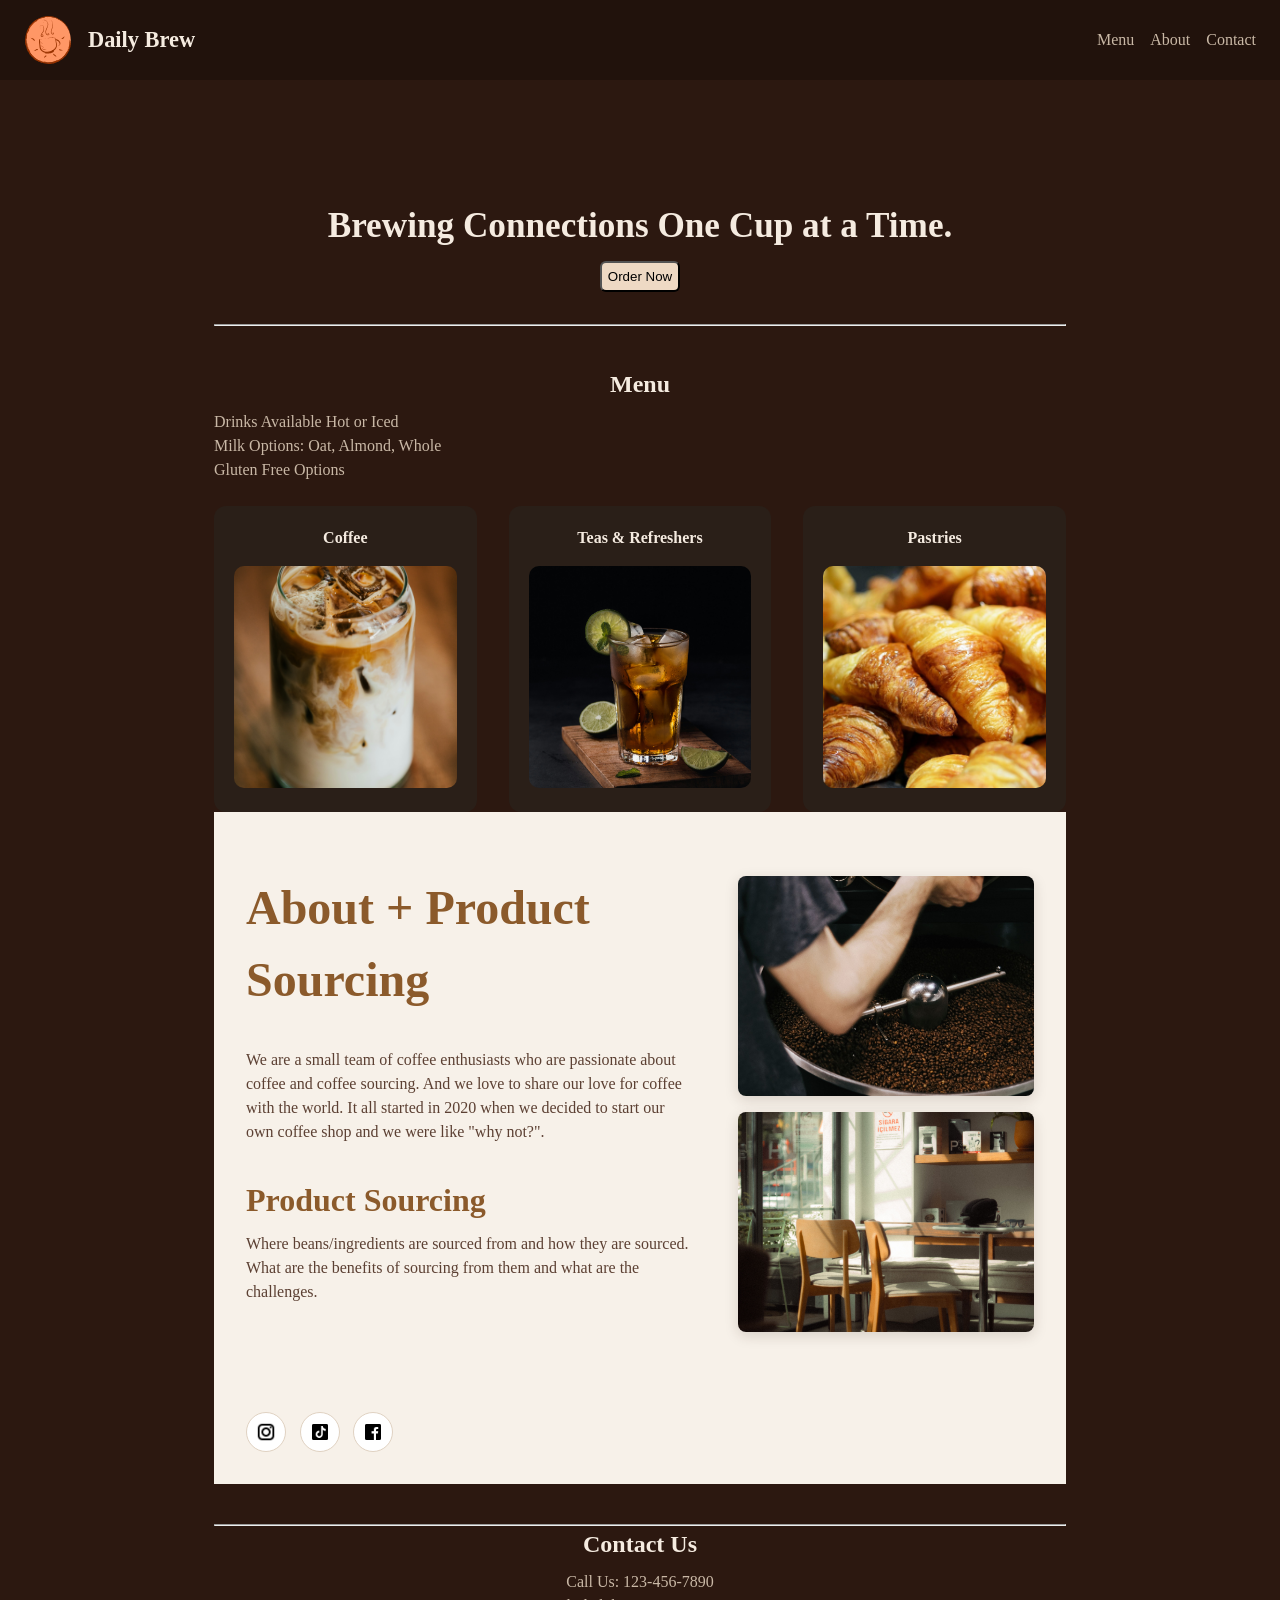
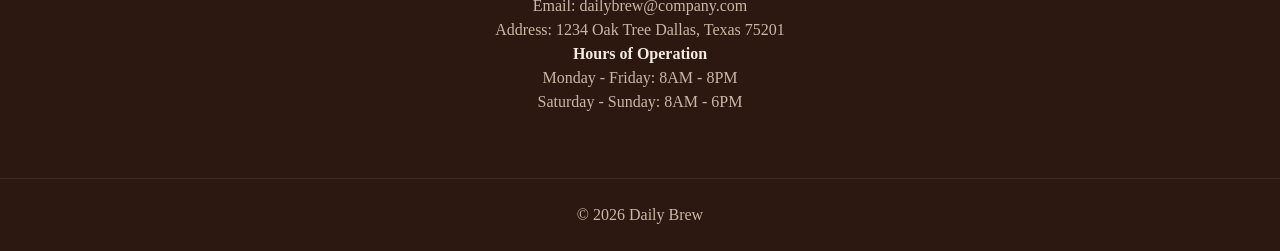
<file: index.html>
<!DOCTYPE html>
<html lang="en">
  <head>
    <meta charset="UTF-8" />
    <meta name="viewport" content="width=device-width, initial-scale=1.0" />
    <title>Coffee Shop Website</title>
    <link rel="stylesheet" href="css/style.css" />
  </head>
  <body>
    <header class="site-header">
      <img src="images/logo/logo.svg" alt="Coffee Shop logo" class="logo" />
      <h1>Daily Brew</h1>
      <nav>
        <a href="#menu">Menu</a>
        <a href="#about">About</a>
        <a href="#contact">Contact</a>
      </nav>
    </header>

    <main>
      <section id="hero" class="hero">
        <h2 id="headerMessage">Brewing Connections One Cup at a Time.</h2>
        <button id="button">Order Now</button>
      </section>

      <hr>

      <section id="menu">
        <h2>Menu</h2>
        <p>Drinks Available Hot or Iced  <br> Milk Options: Oat, Almond, Whole <br> Gluten Free Options <p>
          <div class="menu-items">
            <article class="menu-card">
             <h4>Coffee</h4>
             <img class="category-img" src="images/menu/coffee.jpg" alt="Iced coffee" />
              <ul class="items">
                  <li>Espresso $2.50</li>
                  <li>Latte $6.00</li>
                  <li>Macchiato $5.00</li>
                  <li>Americano $3.50</li>
              </ul>
            </article>

            <article class="menu-card">
              <h4>Teas & Refreshers</h4>
              <img class="category-img" src="images/menu/tea.jpg" alt="Iced Tea" />
              <ul class="items">
                <li>Green Tea $3.00</li>
                <li>Black Tea $3.00</li>
                <li>Strawberry Lemonade $3.50</li>
                <li>Mango Lemonade $3.50</li>
              </ul>
            </article>

            <article class="menu-card">
              <h4>Pastries</h4>
              <img class="category-img" src="images/menu/bread.jpg" alt="Pastries" />
              <ul class="items">
                <li>Croissant $2.00</li>
                <li>Muffin $1.50</li>
                <li>Coffee Cake $3.50</li>
                <li>Biscuit $1.00</li>
              </ul>
            </article>
          </div>
      </section>

      <section id="about">
        <div class="about-layout">
          <div class="about-text">
            <h2>About + Product Sourcing</h2>

            <div class="about-story">
              <p>
                We are a small team of coffee enthusiasts who are passionate about coffee and coffee sourcing.
                And we love to share our love for coffee with the world. It all started in 2020 when we decided
                to start our own coffee shop and we were like "why not?".
              </p>
            </div>

            <div class="about-sourcing">
              <h3>Product Sourcing</h3>
              <p>
                Where beans/ingredients are sourced from and how they are sourced.
                What are the benefits of sourcing from them and what are the challenges.
              </p>
            </div>
          </div>

          <div class="about-media">
            <img src="images/about/making-coffee.jpg" alt="Barista preparing fresh coffee" />
            <img src="images/about/coffee-atmosphere.jpg" alt="Warm coffee shop atmosphere" />
          </div>

          <!-- Demo social links only — fictional shop for class -->
          <ul class="social-links">
            <li>
              <a href="#" aria-label="Instagram (demo)">
                <img src="images/social/instagram-icon.png" alt="" />
              </a>
            </li>
            <li>
              <a href="#" aria-label="TikTok (demo)">
                <img src="images/social/tiktok-icon.png" alt="" />
              </a>
            </li>
            <li>
              <a href="#" aria-label="Facebook (demo)">
                <img src="images/social/facebook-icon.png" alt="" />
              </a>
            </li>
          </ul>
        </div>
      </section>

      <section id="contact">
        <div class="contact-us">
        <hr>
          <h2>Contact Us</h2>
          <p>Call Us: 123-456-7890</p>
          <p>Email: dailybrew@company.com</p>
          <p>Address: 1234 Oak Tree Dallas, Texas 75201</p>
       </div>

        <div class="store-hours">
          <h4>Hours of Operation</h4>
            <p>Monday - Friday: 8AM - 8PM <br>
            Saturday - Sunday: 8AM - 6PM
            </p>
        </div>
      </section>
    </main>

    <footer class="site-footer">
      <p>&copy; 2026 Daily Brew</p>
    </footer>

    <script src="https://cdnjs.cloudflare.com/ajax/libs/jquery/3.7.1/jquery.min.js"></script>
    <script src="js/script.js"></script>
  </body>
</html>
</file>
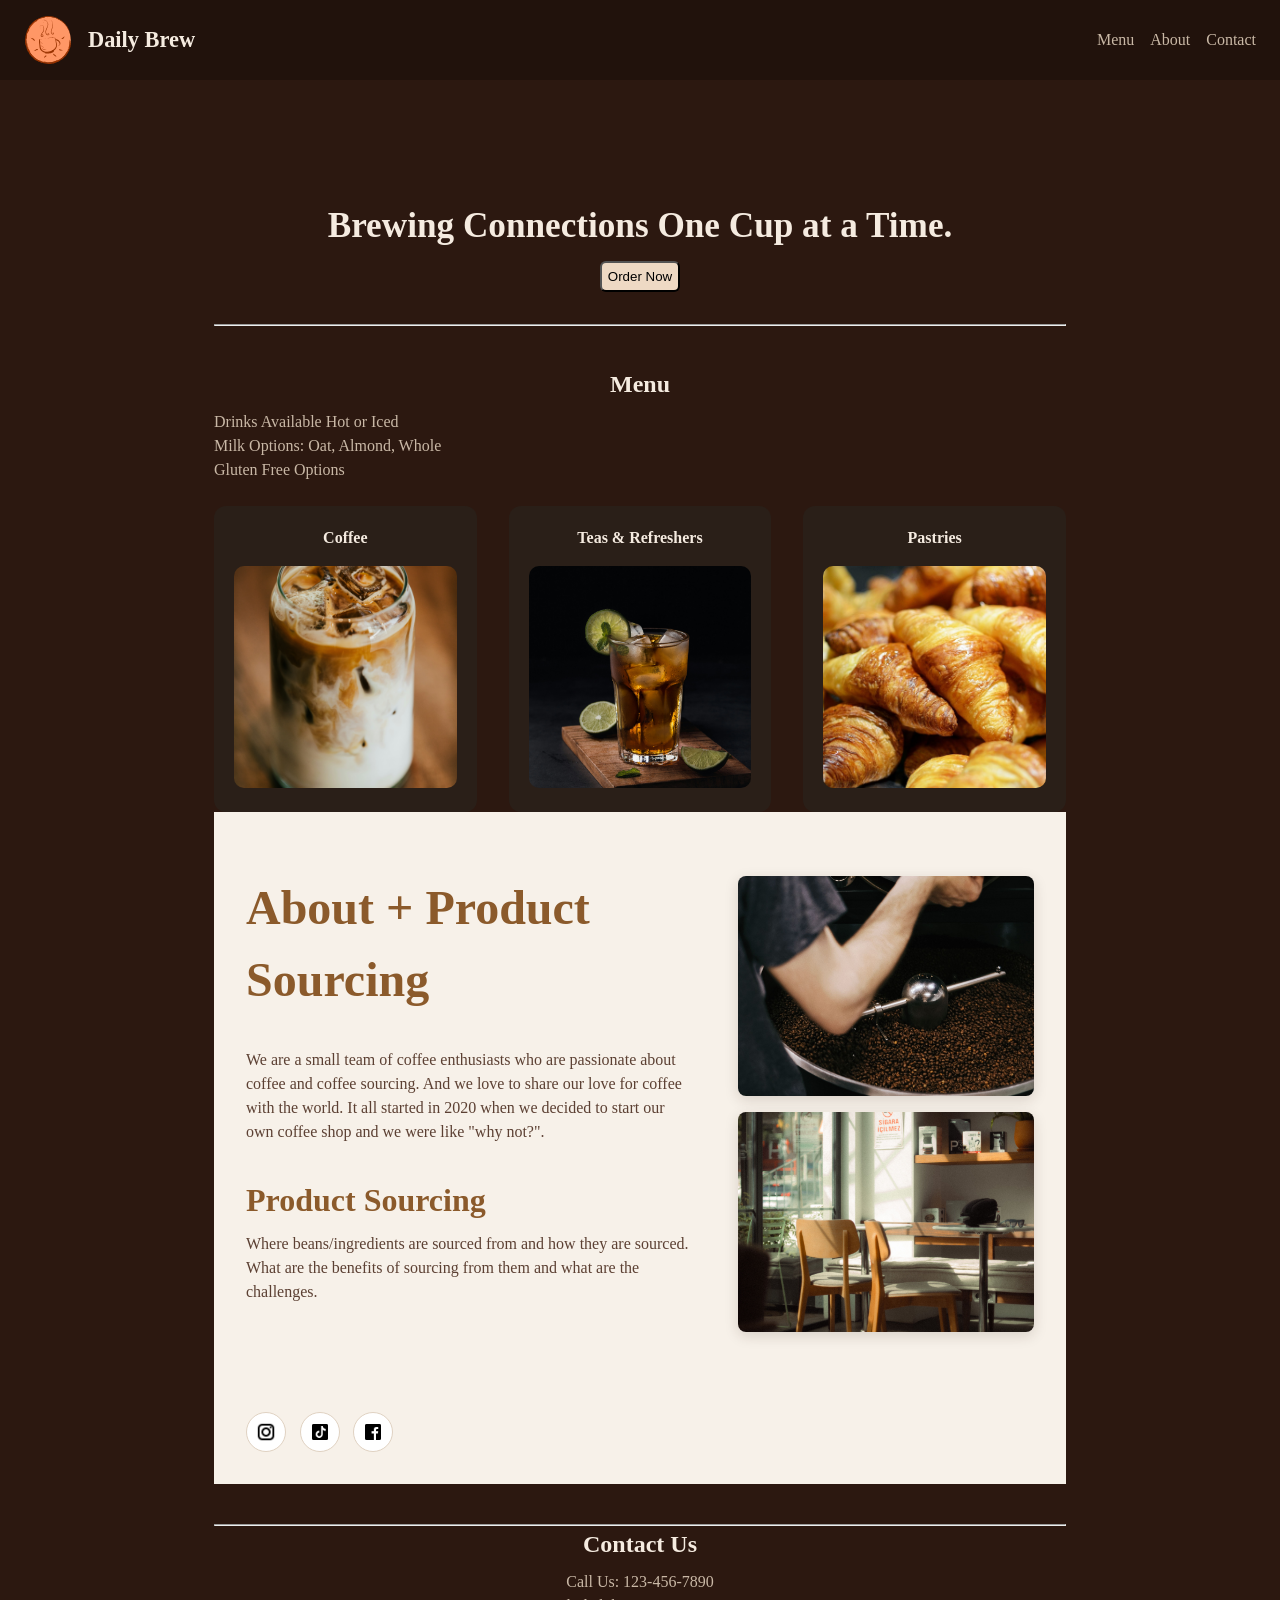
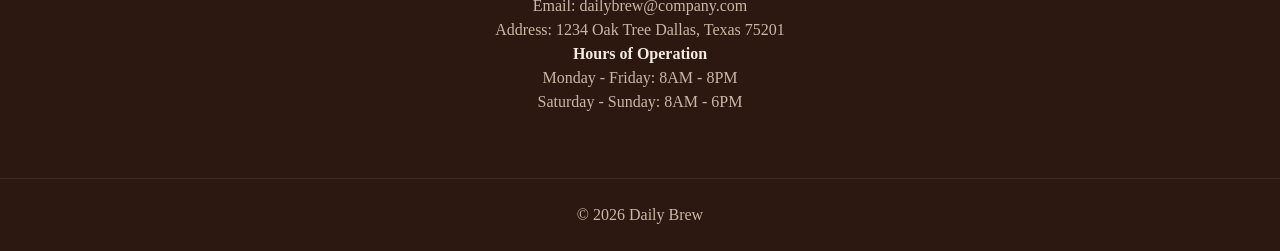
<file: docs/index.html>
<!DOCTYPE html>
<html lang="en">
  <head>
    <meta charset="UTF-8" />
    <meta name="viewport" content="width=device-width, initial-scale=1.0" />
    <title>Coffee Shop Website</title>
    <link rel="stylesheet" href="css/style.css" />
  </head>
  <body>
    <header class="site-header">
      <img src="images/logo/logo.svg" alt="Coffee Shop logo" class="logo" />
      <h1>Daily Brew</h1>
      <nav>
        <a href="#menu">Menu</a>
        <a href="#about">About</a>
        <a href="#contact">Contact</a>
      </nav>
    </header>

    <main>
      <section id="hero" class="hero">
        <h2 id="headerMessage">Brewing Connections One Cup at a Time.</h2>
        <button id="button">Order Now</button>
      </section>

      <hr>

      <section id="menu">
        <h2>Menu</h2>
        <p>Drinks Available Hot or Iced  <br> Milk Options: Oat, Almond, Whole <br> Gluten Free Options <p>
          <div class="menu-items">
            <article class="menu-card">
             <h4>Coffee</h4>
             <img class="category-img" src="images/menu/coffee.jpg" alt="Iced coffee" />
              <ul class="items">
                  <li>Espresso $2.50</li>
                  <li>Latte $6.00</li>
                  <li>Macchiato $5.00</li>
                  <li>Americano $3.50</li>
              </ul>
            </article>

            <article class="menu-card">
              <h4>Teas & Refreshers</h4>
              <img class="category-img" src="images/menu/tea.jpg" alt="Iced Tea" />
              <ul class="items">
                <li>Green Tea $3.00</li>
                <li>Black Tea $3.00</li>
                <li>Strawberry Lemonade $3.50</li>
                <li>Mango Lemonade $3.50</li>
              </ul>
            </article>

            <article class="menu-card">
              <h4>Pastries</h4>
              <img class="category-img" src="images/menu/bread.jpg" alt="Pastries" />
              <ul class="items">
                <li>Croissant $2.00</li>
                <li>Muffin $1.50</li>
                <li>Coffee Cake $3.50</li>
                <li>Biscuit $1.00</li>
              </ul>
            </article>
          </div>
      </section>

      <section id="about">
        <div class="about-layout">
          <div class="about-text">
            <h2>About + Product Sourcing</h2>

            <div class="about-story">
              <p>
                We are a small team of coffee enthusiasts who are passionate about coffee and coffee sourcing.
                And we love to share our love for coffee with the world. It all started in 2020 when we decided
                to start our own coffee shop and we were like "why not?".
              </p>
            </div>

            <div class="about-sourcing">
              <h3>Product Sourcing</h3>
              <p>
                Where beans/ingredients are sourced from and how they are sourced.
                What are the benefits of sourcing from them and what are the challenges.
              </p>
            </div>
          </div>

          <div class="about-media">
            <img src="images/about/making-coffee.jpg" alt="Barista preparing fresh coffee" />
            <img src="images/about/coffee-atmosphere.jpg" alt="Warm coffee shop atmosphere" />
          </div>

          <!-- Demo social links only — fictional shop for class -->
          <ul class="social-links">
            <li>
              <a href="#" aria-label="Instagram (demo)">
                <img src="images/social/instagram-icon.png" alt="" />
              </a>
            </li>
            <li>
              <a href="#" aria-label="TikTok (demo)">
                <img src="images/social/tiktok-icon.png" alt="" />
              </a>
            </li>
            <li>
              <a href="#" aria-label="Facebook (demo)">
                <img src="images/social/facebook-icon.png" alt="" />
              </a>
            </li>
          </ul>
        </div>
      </section>

      <section id="contact">
        <div class="contact-us">
        <hr>
          <h2>Contact Us</h2>
          <p>Call Us: 123-456-7890</p>
          <p>Email: dailybrew@company.com</p>
          <p>Address: 1234 Oak Tree Dallas, Texas 75201</p>
       </div>

        <div class="store-hours">
          <h4>Hours of Operation</h4>
            <p>Monday - Friday: 8AM - 8PM <br>
            Saturday - Sunday: 8AM - 6PM
            </p>
        </div>
      </section>
    </main>

    <footer class="site-footer">
      <p>&copy; 2026 Daily Brew</p>
    </footer>

    <script src="js/script.js"></script>
  </body>
</html>
</file>
<file: css/style.css>
:root {
    --about-bg: #f7f1e9;
    --about-text: #2c1810;
    --about-muted: #5c4033;
    --about-accent: #8b5a2b;
    --surface: #2a1f18;
    --muted: #c9b8a6;
    --accent: #c47a3a;
}

* {
    box-sizing: border-box;
    margin: 0;
    padding: 0;
}

body {
    font-family: Georgia, "Times New Roman", serif;
    line-height: 1.5;
    background-color: #2c1810;
    color: #f5ebe0;
}

.site-header {
    display: flex;
    align-items: center;
    gap: 1rem;
    padding: 1rem 1.5rem;
    background: rgba(0, 0, 0, 0.25);
}

.logo {
    width: 48px;
    height: 48px;
    object-fit: contain;
}

.site-header h1 {
    font-size: 1.4rem;
    margin-right: auto;
}

nav {
    display: flex;
    gap: 1rem;
}

nav a {
    color: var(--muted);
    text-decoration: none;
}

nav a:hover {
    color: var(--accent);
}

main {
    max-width: 900px;
    margin: 0 auto;
    padding: 2rem 1.5rem 4rem;
}

/* Styles for About + Product Sourcing Section */
#about  {
    padding: 2rem;
    max-width: 1200px;
    margin: 0 auto;
    background-color: var(--about-bg);
    color: var(--about-text);
}

.about-layout {
    display: grid;
    grid-template-columns: 1.2fr 0.8fr;
    gap: 3rem;
    align-items: center;
}

#about h2 {
    font-size: 3rem;
    margin-bottom: 2rem;
    color: var(--about-accent);
}

#about h3 {
    font-size: 2rem;
    margin-bottom: 0.5rem;
    color: var(--about-accent);
}

#about p {
    color: var(--about-muted);
    margin-bottom: 0;
}

.about-story {
    margin-bottom: 2rem;
}

.about-sourcing h3 {
    margin-bottom: 0.5rem;
}

.about-media {
    display: grid;
    grid-template-columns: 1fr;
    gap: 1rem;
    padding-top: 2rem;
}

.about-media img {
    width: 100%;
    height: 220px;
    display: block;
    object-fit: cover;
    object-position: center;
    border-radius: 8px;
    box-shadow: 0 4px 14px rgba(44, 24, 16, 0.15);
}

.social-links {
    display: flex;
    justify-content: flex-start;
    align-items: center;
    gap: 0.85rem;
    list-style: none;
    margin-top: 2rem;
    padding: 0;
    grid-column: 1 / -1;
}

.social-links a {
    display: inline-flex;
    align-items: center;
    justify-content: center;
    width: 40px;
    height: 40px;
    border-radius: 50%;
    background: #fff;
    border: 1px solid #e0d2c2;
    transition: transform 0.2s ease, box-shadow 0.2s ease;
}

.social-links a:hover {
    transform: translateY(-2px);
    box-shadow: 0 4px 10px rgba(44, 24, 16, 0.12);
}

.social-links img {
    width: 22px;
    height: 22px;
    object-fit: contain;
    display: block;
}

.hero {
  padding: 3rem 0 2rem;
  text-align:center;
}

.hero h2 {
  font-size: 2.2rem;
  margin-bottom: 0.5rem;
} 

.hero p,
section p {
  color: var(--muted);
}

#button{
background-color: #EED9C4;
padding: 6px;
border-radius: 6px;
}

section {
  margin-top: 2.5rem;
}

/* styles for the menu and hero section */

#menu h2 {
  text-align: center;
}

section h2 {
  margin-bottom: 0.5rem;
} 


/* styles for the contact + footer */
 .site-footer {
  text-align: center;
  padding: 1.5rem;
  color: var(--muted);
  border-top: 1px solid rgba(255, 255, 255, 0.08);

} 

#contact {
  text-align: center;
  color: #f5ebe0;
  
}

.menu-items {
  display: grid;
  grid-template-columns: repeat(3, 1fr);
  gap: 2rem;
  text-align: center;
  margin-top: 1.5rem;
}

.menu-card {
  background: var(--surface);
  border-radius: 12px;
  padding: 1.25rem 1.25rem 1.5rem;
}

.menu-card h4 {
  margin-bottom: 1rem;
  cursor: pointer;
}

.menu-card h4:hover {
  color: var(--accent);
}

.menu-card img {
  display: block;
  width: 100%;
  aspect-ratio: 1 / 1;
  object-fit: cover;
  object-position: center;
  border-radius: 10px;
}

.items {
  list-style-type: none;
  margin-top: 1.25rem;
  padding: 0.75rem 0 0;
  border-top: 1px solid rgba(255, 255, 255, 0.08);
}

.items li {
  color: #C4A484;
  padding: 0.55rem 0;
  line-height: 1.4;
}



@media (max-width: 768px) {
  .about-layout {
    grid-template-columns: 1fr;
    gap: 1.5rem;
  }

  #about {
    padding: 1.5rem 1rem;
  }

  .about-media img {
    height: 200px;
  }

  .menu-items {
    display: grid;
    grid-template-columns: 1fr;
    gap: 1.75rem;
    max-width: 420px;
    margin-left: auto;
    margin-right: auto;
  }

  .site-header {
    flex-wrap: wrap;
  }

  nav {
    width: 100%;
  }

  .items li {
    color: #C4A484;
  }
}

/* styles for mobile device */
@media (max-width: 600px) {
.menu-card img {
    display: none;
}
#menu p {
font-size: 0.75em;
}
#headerMessage {
    font-size: 1.25em;
}


.items li {
    font-size: 0.75em;
    color: #C4A484;
}
}
</file>
<file: docs/css/style.css>
:root {
    --about-bg: #f7f1e9;
    --about-text: #2c1810;
    --about-muted: #5c4033;
    --about-accent: #8b5a2b;
    --surface: #2a1f18;
    --muted: #c9b8a6;
    --accent: #c47a3a;
}

* {
    box-sizing: border-box;
    margin: 0;
    padding: 0;
}

body {
    font-family: Georgia, "Times New Roman", serif;
    line-height: 1.5;
    background-color: #2c1810;
    color: #f5ebe0;
}

.site-header {
    display: flex;
    align-items: center;
    gap: 1rem;
    padding: 1rem 1.5rem;
    background: rgba(0, 0, 0, 0.25);
}

.logo {
    width: 48px;
    height: 48px;
    object-fit: contain;
}

.site-header h1 {
    font-size: 1.4rem;
    margin-right: auto;
}

nav {
    display: flex;
    gap: 1rem;
}

nav a {
    color: var(--muted);
    text-decoration: none;
}

nav a:hover {
    color: var(--accent);
}

main {
    max-width: 900px;
    margin: 0 auto;
    padding: 2rem 1.5rem 4rem;
}

/* Styles for About + Product Sourcing Section */
#about  {
    padding: 2rem;
    max-width: 1200px;
    margin: 0 auto;
    background-color: var(--about-bg);
    color: var(--about-text);
}

.about-layout {
    display: grid;
    grid-template-columns: 1.2fr 0.8fr;
    gap: 3rem;
    align-items: center;
}

#about h2 {
    font-size: 3rem;
    margin-bottom: 2rem;
    color: var(--about-accent);
}

#about h3 {
    font-size: 2rem;
    margin-bottom: 0.5rem;
    color: var(--about-accent);
}

#about p {
    color: var(--about-muted);
    margin-bottom: 0;
}

.about-story {
    margin-bottom: 2rem;
}

.about-sourcing h3 {
    margin-bottom: 0.5rem;
}

.about-media {
    display: grid;
    grid-template-columns: 1fr;
    gap: 1rem;
    padding-top: 2rem;
}

.about-media img {
    width: 100%;
    height: 220px;
    display: block;
    object-fit: cover;
    object-position: center;
    border-radius: 8px;
    box-shadow: 0 4px 14px rgba(44, 24, 16, 0.15);
}

.social-links {
    display: flex;
    justify-content: flex-start;
    align-items: center;
    gap: 0.85rem;
    list-style: none;
    margin-top: 2rem;
    padding: 0;
    grid-column: 1 / -1;
}

.social-links a {
    display: inline-flex;
    align-items: center;
    justify-content: center;
    width: 40px;
    height: 40px;
    border-radius: 50%;
    background: #fff;
    border: 1px solid #e0d2c2;
    transition: transform 0.2s ease, box-shadow 0.2s ease;
}

.social-links a:hover {
    transform: translateY(-2px);
    box-shadow: 0 4px 10px rgba(44, 24, 16, 0.12);
}

.social-links img {
    width: 22px;
    height: 22px;
    object-fit: contain;
    display: block;
}

.hero {
  padding: 3rem 0 2rem;
  text-align:center;
}

.hero h2 {
  font-size: 2.2rem;
  margin-bottom: 0.5rem;
} 

.hero p,
section p {
  color: var(--muted);
}

#button{
background-color: #EED9C4;
padding: 6px;
border-radius: 6px;
}

section {
  margin-top: 2.5rem;
}

/* styles for the menu and hero section */

#menu h2 {
  text-align: center;
}

section h2 {
  margin-bottom: 0.5rem;
} 


/* styles for the contact + footer */
 .site-footer {
  text-align: center;
  padding: 1.5rem;
  color: var(--muted);
  border-top: 1px solid rgba(255, 255, 255, 0.08);

} 

#contact {
  text-align: center;
  color: #f5ebe0;
  
}

.menu-items {
  display: grid;
  grid-template-columns: repeat(3, 1fr);
  gap: 2rem;
  text-align: center;
  margin-top: 1.5rem;
}

.menu-card {
  background: var(--surface);
  border-radius: 12px;
  padding: 1.25rem 1.25rem 1.5rem;
}

.menu-card h4 {
  margin-bottom: 1rem;
  cursor: pointer;
}

.menu-card h4:hover {
  color: var(--accent);
}

.menu-card img {
  display: block;
  width: 100%;
  aspect-ratio: 1 / 1;
  object-fit: cover;
  object-position: center;
  border-radius: 10px;
}

.items {
  display: none;
  list-style-type: none;
  margin-top: 1.25rem;
  padding: 0.75rem 0 0;
  border-top: 1px solid rgba(255, 255, 255, 0.08);
}

.items.is-visible {
  display: block;
}

.items li {
  color: #C4A484;
  padding: 0.55rem 0;
  line-height: 1.4;
}



@media (max-width: 768px) {
  .about-layout {
    grid-template-columns: 1fr;
    gap: 1.5rem;
  }

  #about {
    padding: 1.5rem 1rem;
  }

  .about-media img {
    height: 200px;
  }

  .menu-items {
    display: grid;
    grid-template-columns: 1fr;
    gap: 1.75rem;
    max-width: 420px;
    margin-left: auto;
    margin-right: auto;
  }

  .site-header {
    flex-wrap: wrap;
  }

  nav {
    width: 100%;
  }

  .items li {
    color: #C4A484;
  }
}

/* styles for mobile device */
@media (max-width: 600px) {
.menu-card img {
    display: none;
}
#menu p {
font-size: 0.75em;
}
#headerMessage {
    font-size: 1.25em;
}


.items li {
    font-size: 0.75em;
    color: #C4A484;
}
}
</file>
